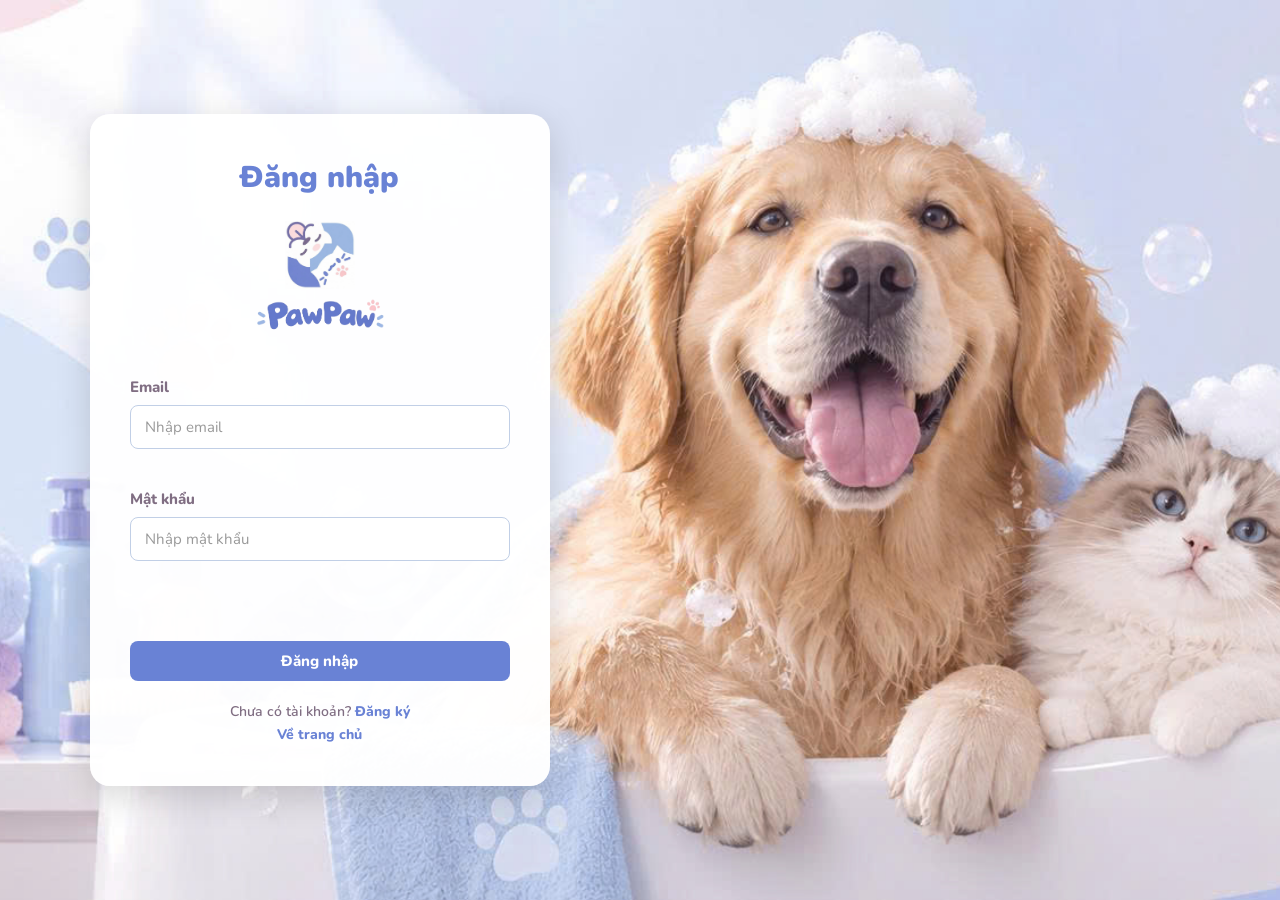
<file: pages/admin/profile.html>
<!DOCTYPE html>
<html lang="vi">
<head>
  <meta charset="UTF-8">
  <meta name="viewport" content="width=device-width, initial-scale=1.0">
  <title>Thông tin tài khoản quản lý - PawPaw</title>

  <style>
        @import url('../../style.css');
        @import url('../../css/admin.css');
  </style>
</head>

<body data-page="profile" data-admin-page="profile">

  <!-- HEADER ADMIN -->
  <header class="header">
    <nav class="container navbar"></nav>
  </header>

  <!-- NỘI DUNG PROFILE -->
  <main class="profile-section">
    <div class="container">
      <div class="profile-card">

        <div class="profile-header">
          <div
            class="avatar-wrapper"
            id="avatarWrapper"
            title="Nhấn để đổi ảnh đại diện"
          >
            <img
              id="avatarPreview"
              src="https://ui-avatars.com/api/?name=Admin&background=806E83&color=fff"
              alt="Ảnh đại diện quản lý"
              class="profile-avatar-preview"
            >
            <span class="avatar-badge">📷</span>
          </div>

          <!-- Input chọn ảnh đại diện -->
          <input
            type="file"
            id="avatarFileInput"
            accept="image/*"
            style="display: none;"
          >

          <h2 class="auth-title" style="margin-bottom: 5px;">
            Hồ sơ quản lý
          </h2>

          <p style="color: var(--purple-gray); font-weight: 600; font-size: 14px;">
            Quản lý và cập nhật thông tin tài khoản quản trị PawPaw
          </p>
        </div>

        <!-- Thông báo -->
        <div id="alertSuccess" class="alert-success-box">
          Cập nhật thông tin thành công!
        </div>

        <div
          id="formGeneralError"
          class="form-message"
          style="display: none;"
        ></div>

        <!-- FORM PROFILE -->
        <form id="profileForm" class="auth-form" novalidate>

          <div class="form-group">
            <label for="email">Địa chỉ Email</label>
            <input type="email" id="email" disabled>
          </div>

          <div class="form-group">
            <label for="hoTen">Họ và tên *</label>
            <input
              type="text"
              id="hoTen"
              name="ho_ten"
              placeholder="Nhập họ và tên"
            >
            <small class="error-message form-error"></small>
          </div>

          <div class="form-group">
            <label for="soDienThoai">Số điện thoại *</label>
            <input
              type="tel"
              id="soDienThoai"
              name="so_dien_thoai"
              placeholder="Ví dụ: 0912345678"
            >
            <small class="error-message form-error"></small>
          </div>

          <div class="form-group">
            <label for="diaChi">Địa chỉ</label>
            <input
              type="text"
              id="diaChi"
              name="dia_chi"
              placeholder="Nhập địa chỉ của bạn"
            >
            <small class="error-message form-error"></small>
          </div>

          <!-- Nút thao tác -->
          <div style="display: flex; gap: 12px; margin-top: 15px;">
            <button
              type="button"
              id="btnBack"
              class="btn btn-secondary"
              style="flex: 1;"
            >
              Quay lại
            </button>

            <button
              type="submit"
              class="btn btn-primary auth-submit"
              style="flex: 2; margin-top: 0;"
            >
              Lưu thay đổi
            </button>
          </div>

        </form>
      </div>
    </div>
  </main>

  <!-- FOOTER -->
  <footer class="footer"></footer>

  <!-- Scripts dùng chung -->
  <script src="../../js/util/constants.js"></script>
  <script src="../../js/util/storage.js"></script>
  <script src="../../js/util/validation.js"></script>
  <script src="../../js/auth/auth-guard.js"></script>

  <!-- Component dành cho admin -->
  <script src="../../js/component/header-admin.js"></script>
  <script src="../../js/component/footer.js"></script>

  <!-- Logic profile admin -->
  <script src="../../js/admin/profile.js"></script>

</body>
</html>
</file>
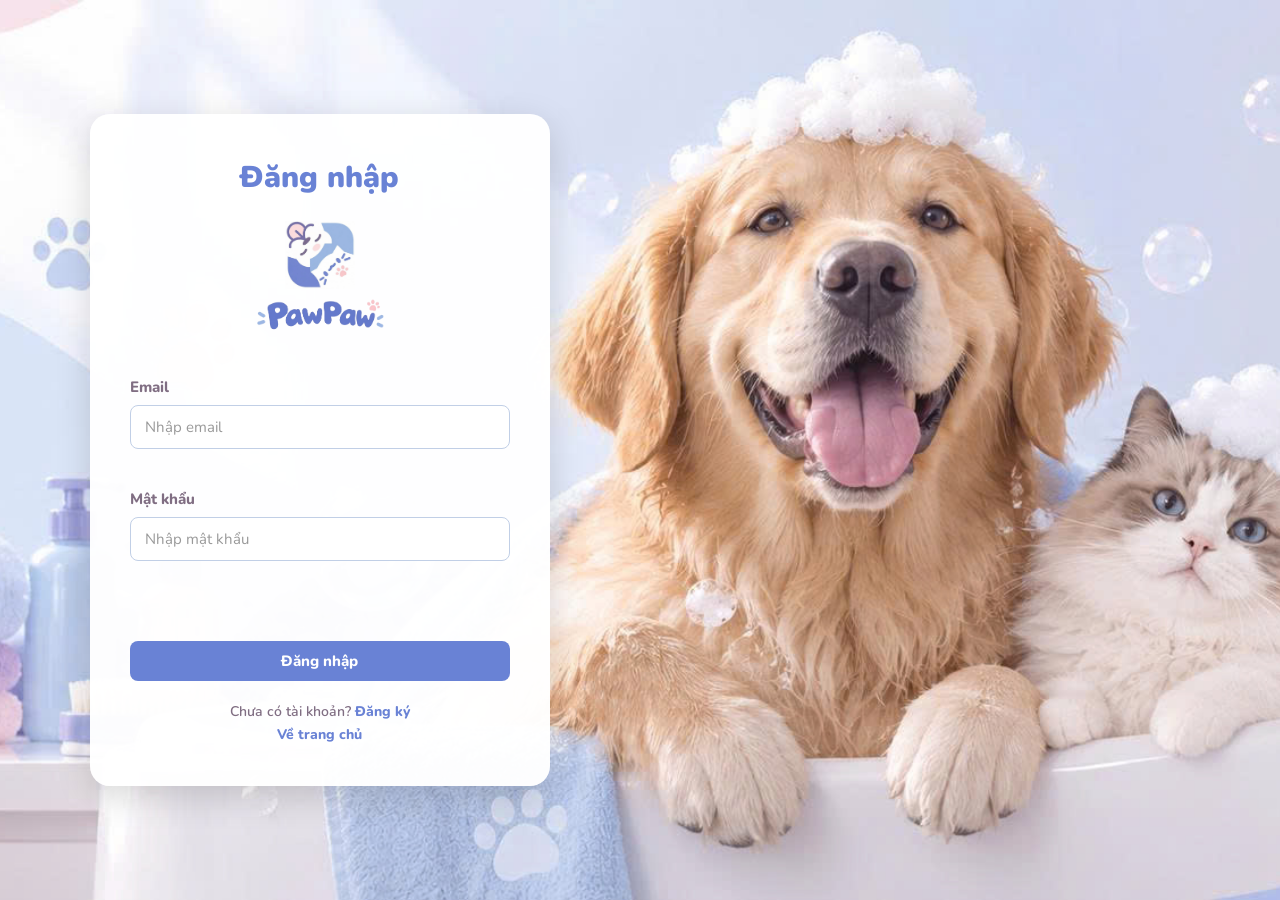
<file: pages/admin/review-mnm.html>
<!DOCTYPE html>
<html lang="vi">
<head>
    <meta charset="UTF-8">
    <meta name="viewport" content="width=device-width, initial-scale=1.0">
    <title>Quản lý đánh giá - PawPaw</title>
    <style>
        @import url('../../style.css');
        @import url('../../css/admin.css');
    </style>
</head>
<body data-page="review" data-admin-page="review">

    <!-- HEADER ADMIN -->
    <header class="header">
        <nav class="container navbar"></nav>
    </header>

    <main class="container review-admin-page">
        <div class="review-admin-header">
            <h1 class="page-title">Quản Lý Đánh Giá</h1>
            <p>Xem phản hồi của khách hàng, ẩn hoặc hiện đánh giá trên website</p>
        </div>

        <!-- BỘ LỌC -->
        <div class="review-filter-bar">
            <div class="review-filter-group">
                <label for="filter-star">Số sao</label>
                <select id="filter-star">
                    <option value="all">Tất cả</option>
                    <option value="5">5 sao</option>
                    <option value="4">4 sao</option>
                    <option value="3">3 sao</option>
                    <option value="2">2 sao</option>
                    <option value="1">1 sao</option>
                </select>
            </div>

            <div class="review-filter-group">
                <label for="filter-visibility">Trạng thái hiển thị</label>
                <select id="filter-visibility">
                    <option value="all">Tất cả</option>
                    <option value="hien_thi">Đang hiện</option>
                    <option value="an">Đã ẩn</option>
                </select>
            </div>

            <div class="review-filter-group">
                <label for="sort-time">Sắp xếp theo thời gian</label>
                <select id="sort-time">
                    <option value="newest">Mới nhất trước</option>
                    <option value="oldest">Cũ nhất trước</option>
                </select>
            </div>

            <button type="button" id="btn-reset-filter" class="btn btn-secondary btn-sm">Đặt lại</button>
        </div>

        <div class="review-summary">
            <span id="result-count"></span>
        </div>

        <!-- BẢNG ĐÁNH GIÁ (render bằng review-mnm.js) -->
        <div class="review-table-wrap">
            <table class="review-table">
                <thead>
                    <tr>
                        <th>Mã ĐG</th>
                        <th>Khách hàng</th>
                        <th>Dịch vụ</th>
                        <th>Số sao</th>
                        <th>Nội dung</th>
                        <th>Thời gian</th>
                        <th>Hiển thị</th>
                        <th>Thao tác</th>
                    </tr>
                </thead>
                <tbody id="review-table-body"></tbody>
            </table>
        </div>
    </main>

    <!-- MODAL: CHI TIẾT ĐÁNH GIÁ -->
    <div id="review-detail-modal" class="review-modal" hidden>
        <div class="review-modal-box">
            <div class="review-modal-title">Chi tiết đánh giá</div>
            <div id="review-detail-body"></div>
            <div class="review-modal-footer">
                <button type="button" id="btn-detail-toggle" class="btn btn-danger"></button>
                <button type="button" id="btn-detail-close" class="btn btn-secondary">Đóng</button>
            </div>
        </div>
    </div>

    <footer class="footer"></footer>

    <script src="../../js/util/constants.js"></script>
    <script src="../../js/util/storage.js"></script>
    <script src="../../js/util/common.js"></script>
    <script src="../../js/auth/auth-guard.js"></script>
    <script src="../../js/component/header-admin.js"></script>
    <script src="../../js/component/footer.js"></script>
    <script src="../../js/admin/review-mnm.js"></script>
</body>
</html>
</file>
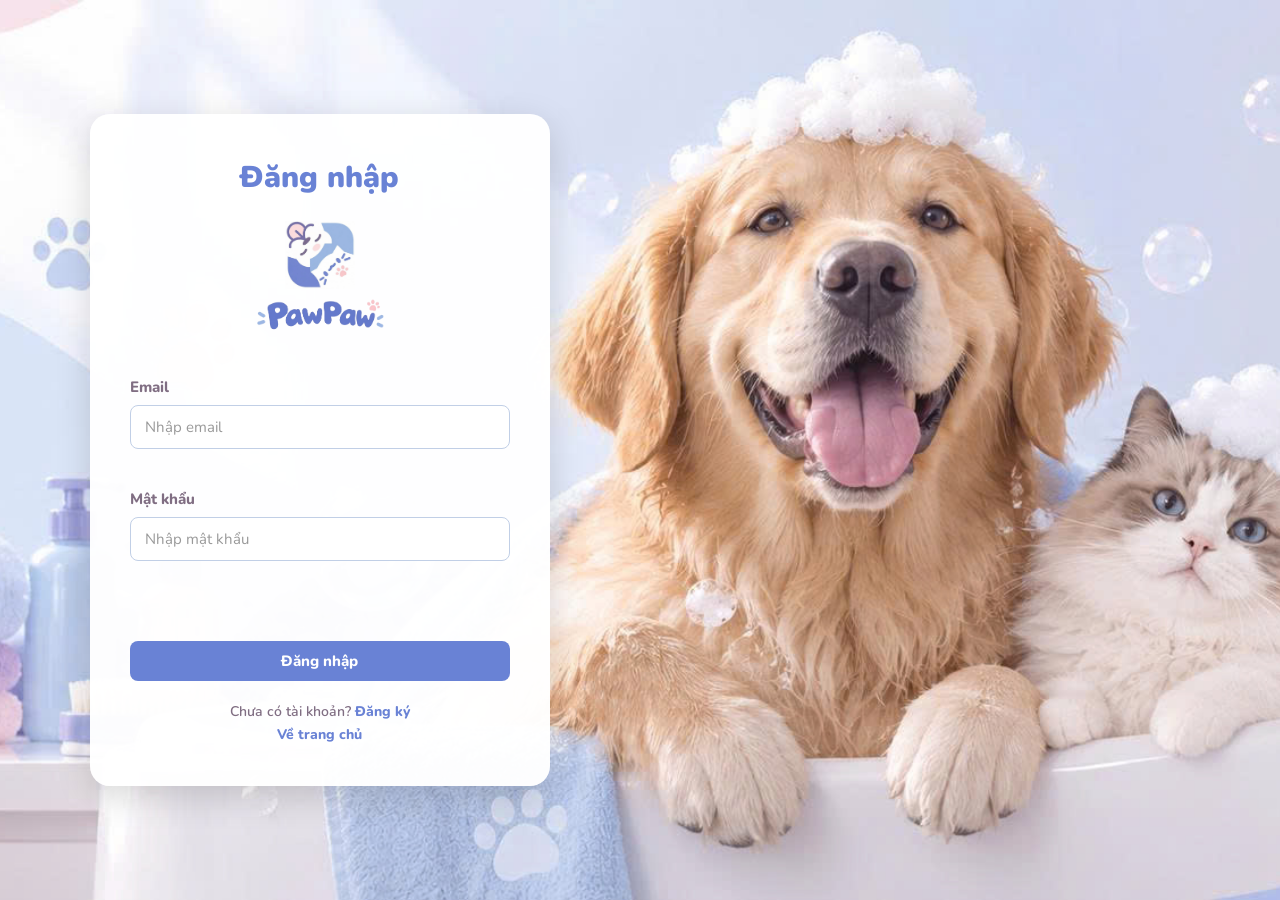
<file: pages/admin/service-update.html>
<!DOCTYPE html>
<html lang="vi">

<head>
    <meta charset="UTF-8">
    <meta name="viewport" content="width=device-width, initial-scale=1.0">
    <title>PawPaw - Thêm dịch vụ</title>

    <style>
        @import url('../../style.css');
        @import url('../../css/admin.css');
    </style>

    <script src="../../js/util/constants.js"></script>
    <script src="../../js/util/storage.js"></script>
    <script src="../../js/auth/auth-guard.js"></script>
    <script>requireLogin(VAI_TRO.QUAN_LY);</script>
</head>

<body data-admin-page="service">

    <header class="header">
        <div class="container navbar"></div>
    </header>

    <main class="container admin-page">

        <div class="page-header-row">
            <h1 class="page-title" id="form-title" style="margin-bottom:0;">Thêm dịch vụ</h1>
            <a class="btn btn-secondary" href="service.html">← Quay lại danh sách</a>
        </div>

        <div class="form-card" id="service-form-wrap">

            <form id="service-form" class="auth-form" novalidate>

                <div class="form-group">
                    <label for="sv-id">Mã dịch vụ</label>
                    <input type="text" id="sv-id" disabled>
                    <span class="form-hint">Tự động sinh, không chỉnh sửa được.</span>
                </div>

                <div class="form-group">
                    <label for="sv-ten">Tên dịch vụ *</label>
                    <input type="text" id="sv-ten" maxlength="100" placeholder="Ví dụ: Tắm gội cơ bản">
                </div>

                <div class="form-row">
                    <div class="form-group">
                        <label for="sv-nhom">Nhóm dịch vụ *</label>
                        <input type="text" id="sv-nhom" list="sv-nhom-list" maxlength="50"
                               placeholder="Chọn hoặc nhập nhóm mới">
                        <datalist id="sv-nhom-list"></datalist>
                    </div>

                    <div class="form-group">
                        <label for="sv-thoi-gian">Thời gian dự kiến (phút) *</label>
                        <input type="number" id="sv-thoi-gian" min="1" step="1" placeholder="Ví dụ: 60">
                    </div>
                </div>

                <div class="form-group">
                    <label for="sv-mo-ta">Mô tả chi tiết</label>
                    <textarea id="sv-mo-ta" placeholder="Nội dung, quy trình, lưu ý của dịch vụ..."></textarea>
                </div>

                <div class="form-row-3">
                    <div class="form-group">
                        <label for="sv-gia-1">Giá dưới 5kg (VNĐ) *</label>
                        <input type="number" id="sv-gia-1" min="1" step="1000" placeholder="Ví dụ: 150000">
                    </div>

                    <div class="form-group">
                        <label for="sv-gia-2">Giá 5–15kg (VNĐ) *</label>
                        <input type="number" id="sv-gia-2" min="1" step="1000" placeholder="Ví dụ: 200000">
                    </div>

                    <div class="form-group">
                        <label for="sv-gia-3">Giá trên 15kg (VNĐ) *</label>
                        <input type="number" id="sv-gia-3" min="1" step="1000" placeholder="Ví dụ: 300000">
                    </div>
                </div>

                <div class="form-group">
                    <label for="sv-anh">Ảnh dịch vụ</label>
                    <input type="text" id="sv-anh" placeholder="https://... hoặc assets/images/ten-anh.jpg">
                    <span class="form-hint">Dán link ảnh hoặc đường dẫn tính từ thư mục gốc dự án.</span>
                    <div class="image-preview" id="sv-anh-preview"></div>
                </div>

                <div class="form-actions">
                    <a class="btn btn-secondary" href="service.html">Hủy</a>
                    <button type="submit" class="btn btn-primary">Lưu</button>
                </div>

            </form>
        </div>

    </main>

    <script src="../../js/util/common.js"></script>
    <script src="../../js/util/validation.js"></script>
    <script src="../../js/component/header-admin.js"></script>
    <script src="../../js/admin/service.js"></script>

</body>

</html>
</file>
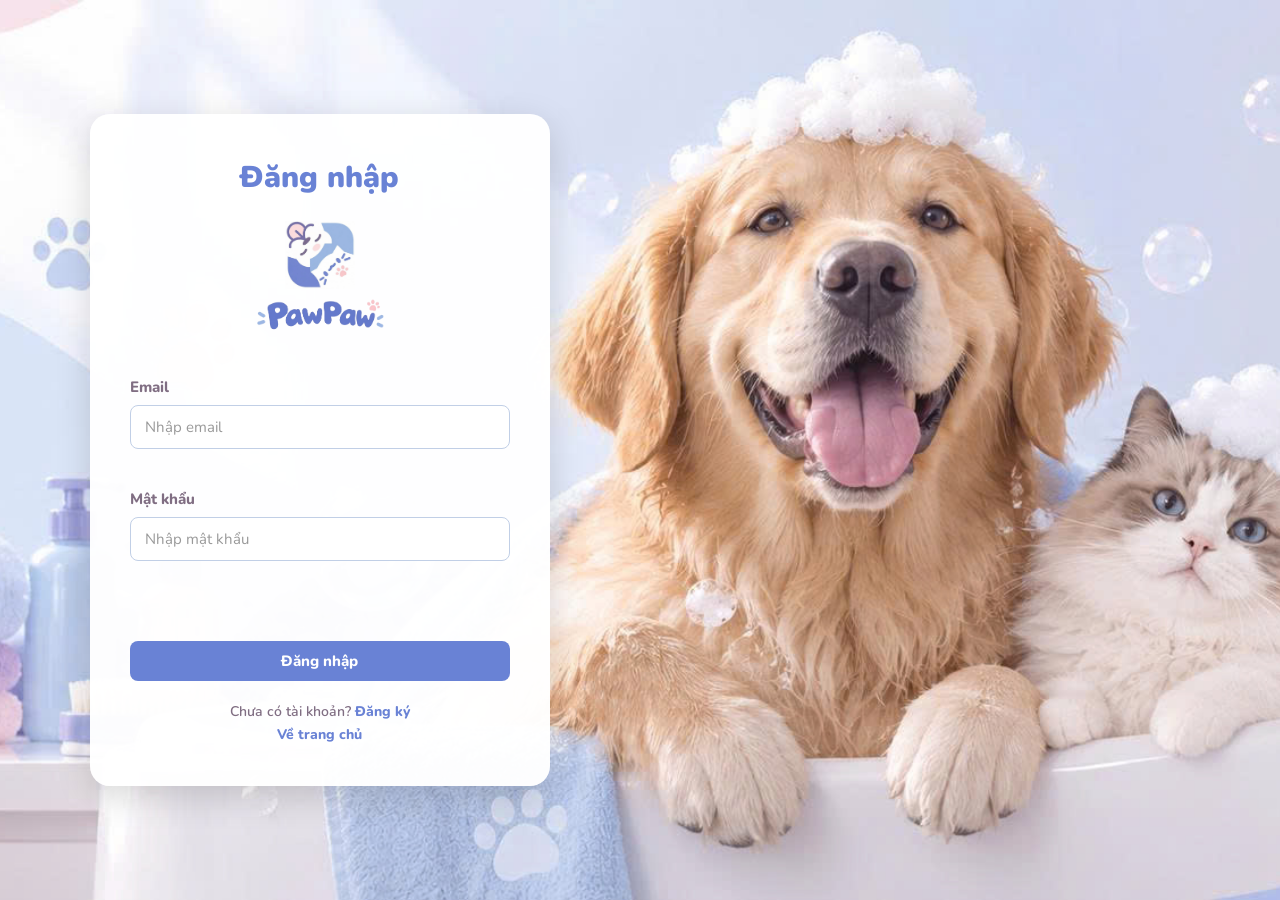
<file: pages/admin/service.html>
<!DOCTYPE html>
<html lang="vi">
<head>
    <meta charset="UTF-8">
    <meta name="viewport" content="width=device-width, initial-scale=1.0">
    <title>PawPaw - Quản trị dịch vụ</title>
    <style>
        @import url('../../style.css');
        @import url('../../css/admin.css');
    </style>
    <script src="../../js/util/constants.js"></script>
    <script src="../../js/util/storage.js"></script>
    <script src="../../js/auth/auth-guard.js"></script>
    <script>
        if (typeof requireLogin === "function") requireLogin(VAI_TRO.QUAN_LY);
        else if (typeof AuthGuard !== "undefined" && AuthGuard.requireLogin) AuthGuard.requireLogin(VAI_TRO.QUAN_LY);
    </script>
</head>
<body data-page="service">
    <header class="header">
        <div class="container navbar"></div>
    </header>
    <main class="container admin-page" style="margin: 35px auto 60px;">
        <div class="page-header-row">
            <h1 class="page-title" style="margin-bottom:0;">Quản trị dịch vụ (<span id="service-count">0</span>)</h1>
            <a class="btn btn-primary" href="service-update.html">+ Thêm dịch vụ</a>
        </div>
        <div class="review-filter-bar">
            <div class="review-filter-group" style="flex: 1; min-width: 250px;">
                <label for="service-search">Tìm kiếm dịch vụ</label>
                <input type="search" id="service-search" class="admin-service-search" placeholder="Nhập tên hoặc mã dịch vụ..." autocomplete="off">
            </div>
            <div class="review-filter-group">
                <label for="service-group-filter">Lọc theo nhóm</label>
                <select id="service-group-filter">
                    <option value="">Tất cả nhóm</option>
                </select>
            </div>
        </div>
        <div class="review-table-wrap">
            <table class="review-table">
                <thead>
                    <tr>
                        <th>Ảnh</th>
                        <th>Mã</th>
                        <th>Tên dịch vụ</th>
                        <th>Nhóm</th>
                        <th>Dưới 5kg</th>
                        <th>5&#45;15kg</th>
                        <th>Trên 15kg</th>
                        <th>Thời gian</th>
                        <th>Thao tác</th>
                    </tr>
                </thead>
                <tbody id="service-table-body"></tbody>
            </table>
        </div>
    </main>

<!-- FOOTER -->
    <footer class="footer"></footer>

    <script src="../../js/util/common.js"></script>
    <script src="../../js/util/validation.js"></script>
    <script src="../../js/component/header-admin.js"></script>
    <script src="../../js/component/footer.js"></script>
    <script src="../../js/admin/service.js"></script>
</body>
</html>
</file>
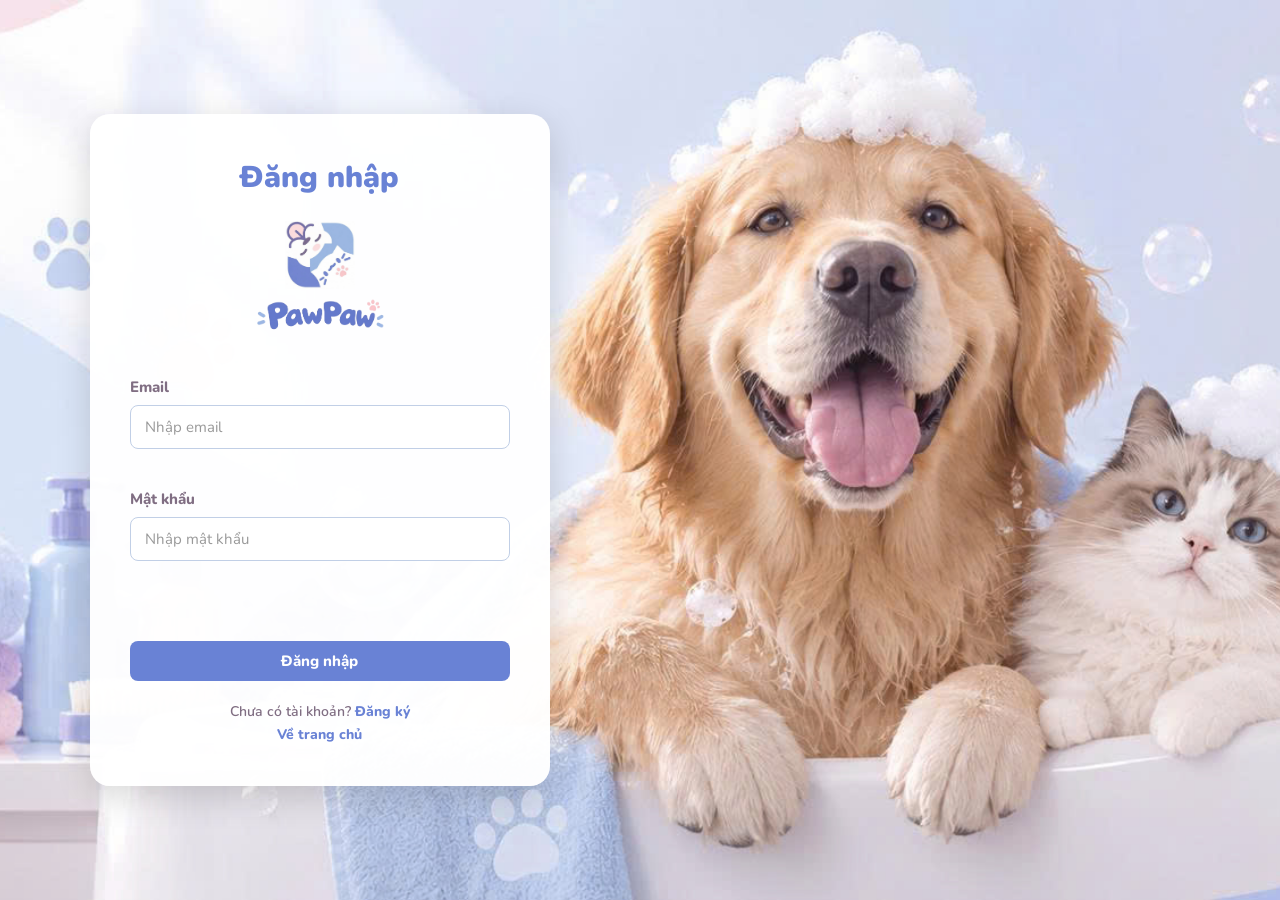
<file: pages/auth/login.html>
<!DOCTYPE html>
<html lang="vi">

<head>
    <meta charset="UTF-8">
    <meta name="viewport" content="width=device-width, initial-scale=1.0">
    <title>PawPaw - Đăng nhập</title>

    <style>
        @import url('../../style.css');
        @import url('../../css/auth.css');
    </style>
</head>

<body
    style="
        background-image: url('../../assets/images/background.jpg');
        background-size: cover;
        background-position: center;
        background-repeat: no-repeat;
        background-attachment: fixed;
    "
>

    <main class="auth-page">

        <div class="auth-container">

            <div class="auth-content">

                <div class="auth-header">

                    <h1 class="auth-title">
                        Đăng nhập
                    </h1>

                    <img
                        src="../../assets/images/logo.jpg"
                        alt="PawPaw Logo"
                        class="auth-logo"
                    >

                    <img
                        src="../../assets/images/pawpawheader.png"
                        alt="PawPaw"
                        class="auth-brand"
                    >

                </div>


                <form
                    id="login-form"
                    class="auth-form"
                >

                    <div class="form-group">

                        <label for="email">
                            Email
                        </label>

                        <input
                            type="email"
                            id="email"
                            name="email"
                            placeholder="Nhập email"
                        >

                        <p
                            id="email-error"
                            class="form-error"
                        ></p>

                    </div>


                    <div class="form-group">

                        <label for="mat-khau">
                            Mật khẩu
                        </label>

                        <input
                            type="password"
                            id="mat-khau"
                            name="mat-khau"
                            placeholder="Nhập mật khẩu"
                        >

                        <p
                            id="mat-khau-error"
                            class="form-error"
                        ></p>

                    </div>


                    <p
                        id="login-message"
                        class="form-message"
                    ></p>


                    <button
                        type="submit"
                        class="btn btn-primary auth-submit"
                    >
                        Đăng nhập
                    </button>

                </form>


                <div class="auth-footer">

                    <p>
                        Chưa có tài khoản?
                        <a href="register.html">
                            Đăng ký
                        </a>
                    </p>
                    <p>
                        <a href="../../index.html">
                            Về trang chủ
                        </a>
                    </p>

                </div>

            </div>

        </div>

    </main>


    <script src="../../js/util/constants.js"></script>
    <script src="../../js/util/storage.js"></script>
    <script src="../../js/auth/login.js"></script>

</body>

</html>
</file>
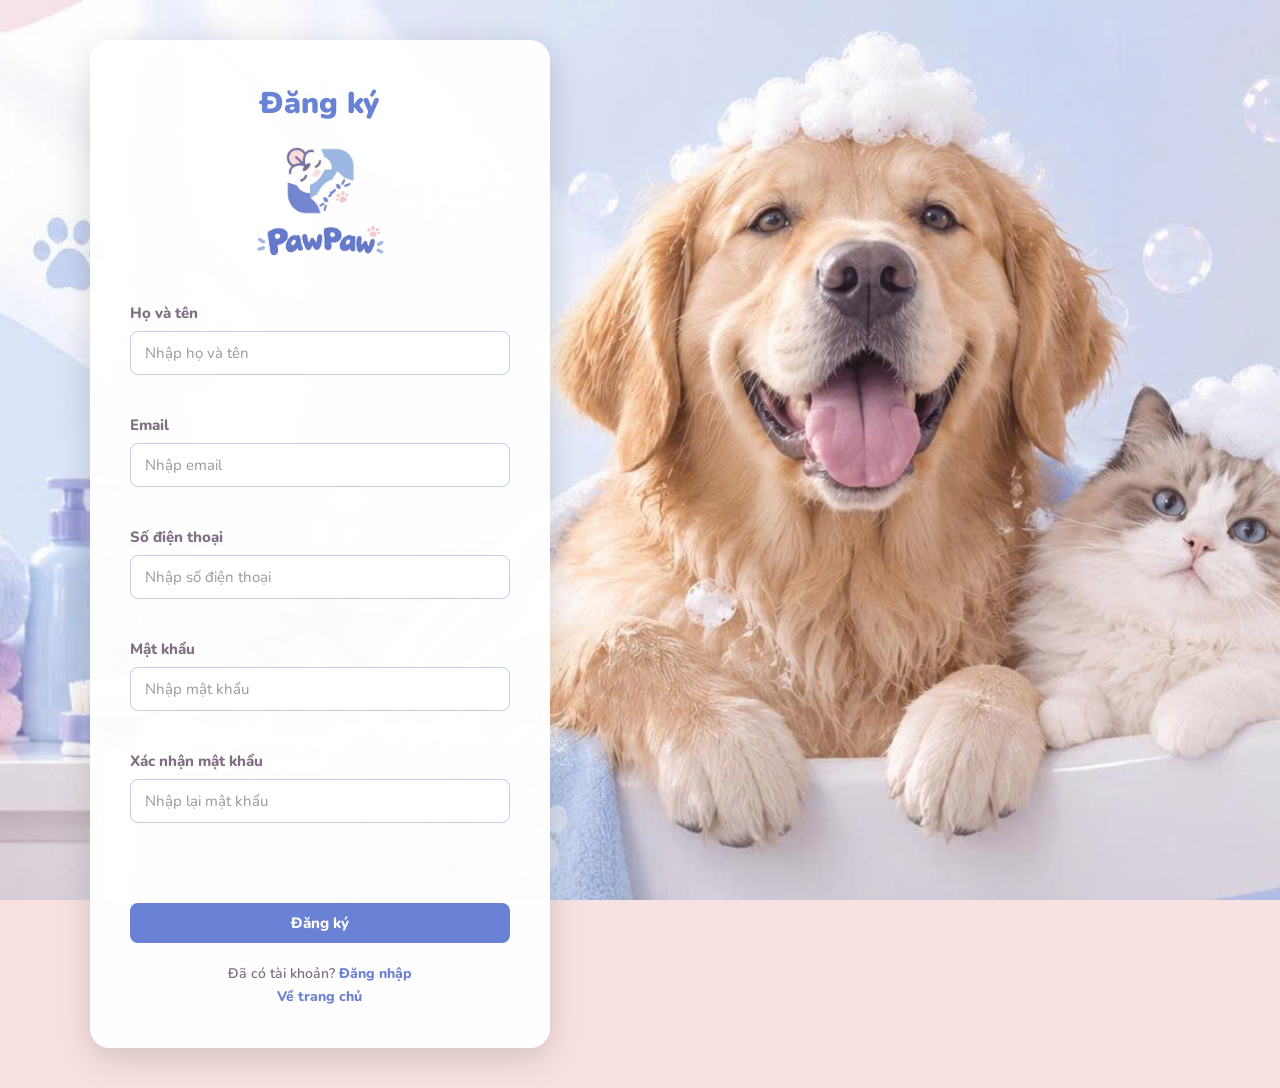
<file: pages/auth/register.html>
<!DOCTYPE html>
<html lang="vi">

<head>
    <meta charset="UTF-8">
    <meta name="viewport" content="width=device-width, initial-scale=1.0">
    <title>PawPaw - Đăng ký</title>

    <style>
        @import url('../../style.css');
        @import url('../../css/auth.css');
    </style>
</head>

<body
    style="
        background-image: url('../../assets/images/background.jpg');
        background-size: cover;
        background-position: center;
        background-repeat: no-repeat;
        background-attachment: fixed;
    "
>

    <main class="auth-page">

        <div class="auth-container">

            <div class="auth-content">

                <div class="auth-header">

                    <h1 class="auth-title">
                        Đăng ký
                    </h1>

                    <img
                        src="../../assets/images/logo.jpg"
                        alt="PawPaw Logo"
                        class="auth-logo"
                    >

                    <img
                        src="../../assets/images/pawpawheader.png"
                        alt="PawPaw"
                        class="auth-brand"
                    >

                </div>

                <form
                    id="register-form"
                    class="auth-form"
                >

                    <div class="form-group">

                        <label for="ho-ten">
                            Họ và tên
                        </label>

                        <input
                            type="text"
                            id="ho-ten"
                            name="ho-ten"
                            placeholder="Nhập họ và tên"
                        >

                        <p
                            id="ho-ten-error"
                            class="form-error"
                        ></p>

                    </div>


                    <div class="form-group">

                        <label for="email">
                            Email
                        </label>

                        <input
                            type="email"
                            id="email"
                            name="email"
                            placeholder="Nhập email"
                        >

                        <p
                            id="email-error"
                            class="form-error"
                        ></p>

                    </div>


                    <div class="form-group">

                        <label for="so-dien-thoai">
                            Số điện thoại
                        </label>

                        <input
                            type="text"
                            id="so-dien-thoai"
                            name="so-dien-thoai"
                            placeholder="Nhập số điện thoại"
                        >

                        <p
                            id="so-dien-thoai-error"
                            class="form-error"
                        ></p>

                    </div>


                    <div class="form-group">

                        <label for="mat-khau">
                            Mật khẩu
                        </label>

                        <input
                            type="password"
                            id="mat-khau"
                            name="mat-khau"
                            placeholder="Nhập mật khẩu"
                        >

                        <p
                            id="mat-khau-error"
                            class="form-error"
                        ></p>

                    </div>


                    <div class="form-group">

                        <label for="xac-nhan-mat-khau">
                            Xác nhận mật khẩu
                        </label>

                        <input
                            type="password"
                            id="xac-nhan-mat-khau"
                            name="xac-nhan-mat-khau"
                            placeholder="Nhập lại mật khẩu"
                        >

                        <p
                            id="xac-nhan-mat-khau-error"
                            class="form-error"
                        ></p>

                    </div>


                    <p
                        id="register-message"
                        class="form-message"
                    ></p>


                    <button
                        type="submit"
                        class="btn btn-primary auth-submit"
                    >
                        Đăng ký
                    </button>

                </form>


                <div class="auth-footer">

                    <p>
                        Đã có tài khoản?
                        <a href="login.html">
                            Đăng nhập
                        </a>
                    </p>
                    <p>
                        <a href="../../index.html">
                            Về trang chủ
                        </a>
                    </p>

                </div>

            </div>

        </div>

    </main>


    <script src="../../js/util/constants.js"></script>
    <script src="../../js/util/storage.js"></script>
    <script src="../../js/auth/register.js"></script>

</body>

</html>
</file>
